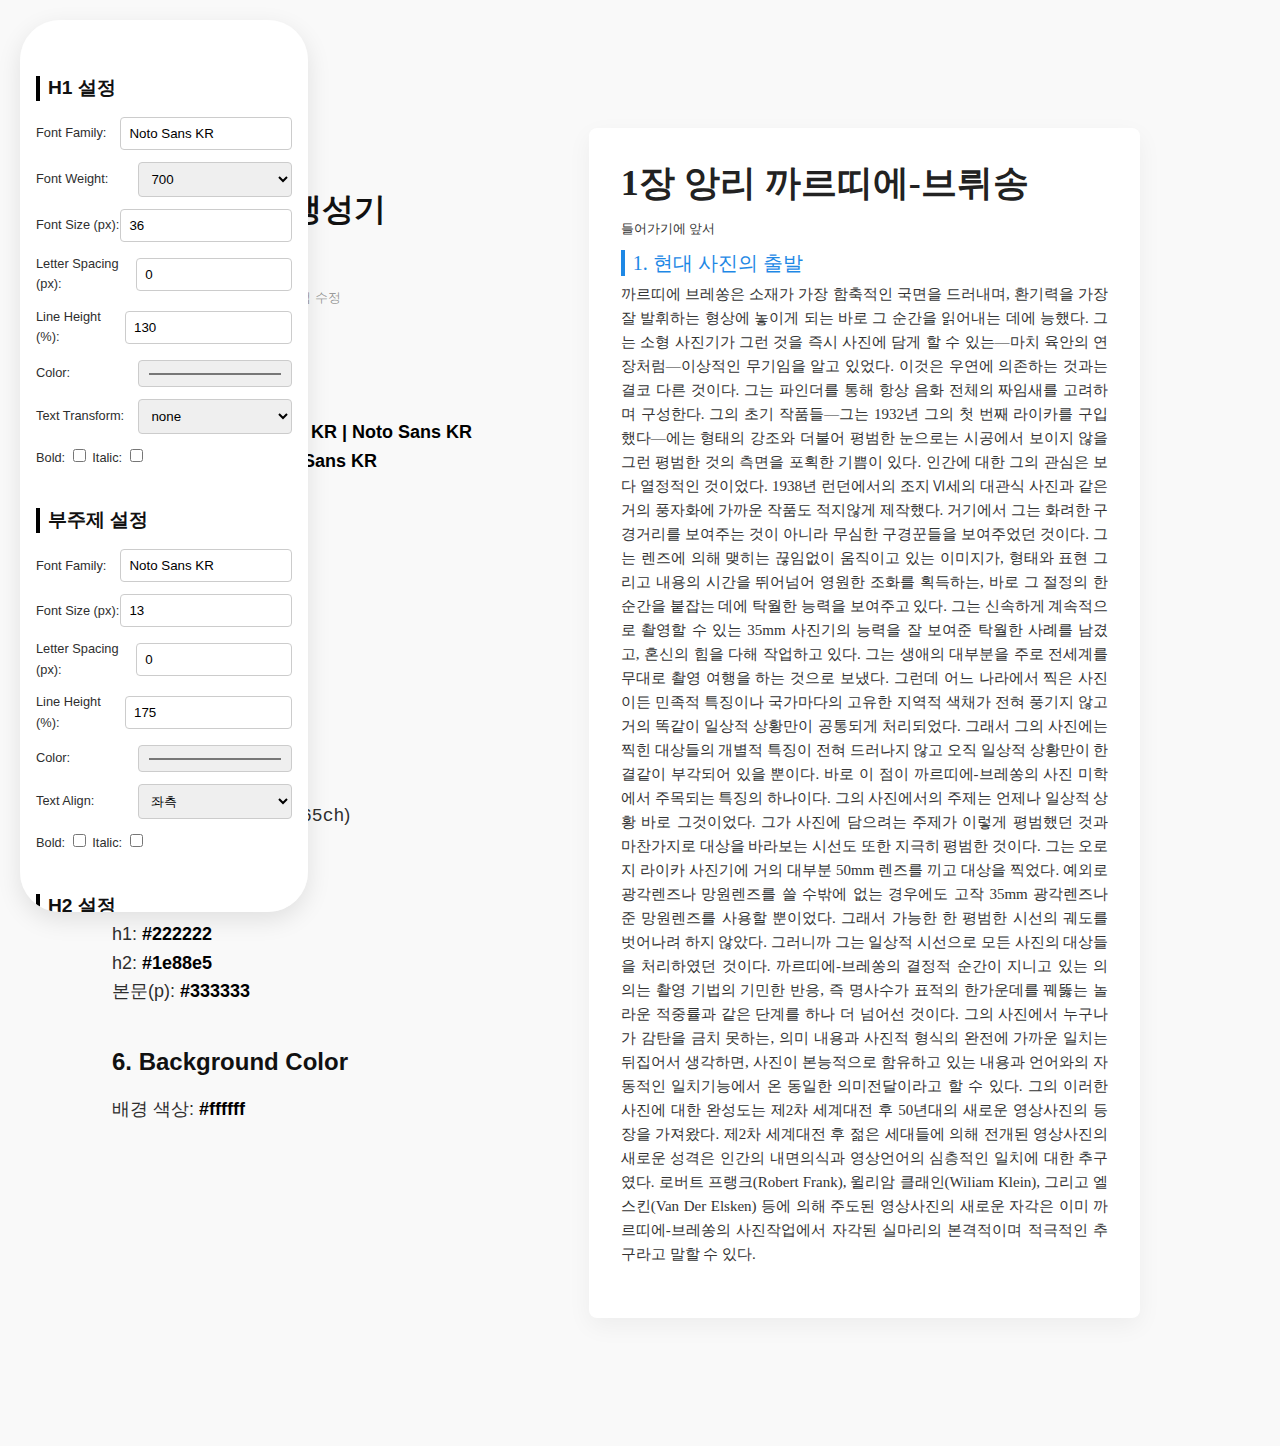
<file: css-comping/index.html>
<!DOCTYPE html>
<html lang="ko">
<head>
  <meta charset="UTF-8">
  <meta name="viewport" content="width=device-width, initial-scale=1.0">
  <title>타이포그래피 콤핑</title>
  <link rel="stylesheet" href="style.css">
</head>
<body>
  <!-- Floating controls -->
  <div class="typography-controls">
    <h2>H1 설정</h2>
    <label>Font Family: <input type="text" id="h1-font" value="Noto Sans KR"></label>
    <label>Font Weight: <select id="h1-font-weight">
      <option value="100">100</option>
      <option value="200">200</option>
      <option value="300">300</option>
      <option value="400">400</option>
      <option value="500">500</option>
      <option value="600">600</option>
      <option value="700" selected>700</option>
      <option value="800">800</option>
      <option value="900">900</option>
    </select></label>
    <label>Font Size (px): <input type="number" id="h1-font-size" value="36" step="0.5"></label>
    <label>Letter Spacing (px): <input type="number" id="h1-letter-spacing" value="0" step="0.1"></label>
    <label>Line Height (%): <input type="number" id="h1-line-height" value="130" step="1"></label>
    <label>Color: <input type="color" id="h1-color" value="#222222"></label>
    <label>Text Transform: <select id="h1-text-transform">
      <option value="none" selected>none</option>
      <option value="uppercase">uppercase</option>
      <option value="lowercase">lowercase</option>
      <option value="capitalize">capitalize</option>
    </select></label>
    <span style="display:inline-block;">Bold: <input type="checkbox" id="h1-bold"></span>
    <span style="display:inline-block;">Italic: <input type="checkbox" id="h1-italic"></span>


    <h2>부주제 설정</h2>
    <label>Font Family: <input type="text" id="p-space-font" value="Noto Sans KR"></label>
    <label>Font Size (px): <input type="number" id="p-space-font-size" value="13" step="0.5"></label>
    <label>Letter Spacing (px): <input type="number" id="p-space-letter-spacing" value="0" step="0.1"></label>
    <label>Line Height (%): <input type="number" id="p-space-line-height" value="175" step="1"></label>
    <label>Color: <input type="color" id="p-space-color" value="#333333"></label>
    <label>Text Align: <select id="p-space-align">
      <option value="left">좌측</option>
      <option value="center">중앙</option>
      <option value="right">우측</option>
    </select></label>
    <span style="display:inline-block;">Bold: <input type="checkbox" id="p-space-bold"></span>
    <span style="display:inline-block;">Italic: <input type="checkbox" id="p-space-italic"></span>


    <h2>H2 설정</h2>
    <label>Font Family: <input type="text" id="h2-font" value="Noto Sans KR"></label>
    <label>Font Weight: <select id="h2-font-weight">
      <option value="100">100</option>
      <option value="200">200</option>
      <option value="300">300</option>
      <option value="400">400</option>
      <option value="500" selected>500</option>
      <option value="600">600</option>
      <option value="700">700</option>
      <option value="800">800</option>
      <option value="900">900</option>
    </select></label>
    <label>Font Size (px): <input type="number" id="h2-font-size" value="20" step="0.5"></label>
    <label>Letter Spacing (px): <input type="number" id="h2-letter-spacing" value="0" step="0.1"></label>
    <label>Line Height (%): <input type="number" id="h2-line-height" value="130" step="1"></label>
    <label>Color: <input type="color" id="h2-color" value="#1e88e5"></label>
    <label>Text Transform: <select id="h2-text-transform">
      <option value="none" selected>none</option>
      <option value="uppercase">uppercase</option>
      <option value="lowercase">lowercase</option>
      <option value="capitalize">capitalize</option>
    </select></label>
    <span style="display:inline-block;">Bold: <input type="checkbox" id="h2-bold"></span>
    <span style="display:inline-block;">Italic: <input type="checkbox" id="h2-italic"></span>
    <span style="display:inline-block;">Border Left: <input type="checkbox" id="h2-border" checked></span>


    <h2>본문 설정</h2>
    <label>Font Family: <input type="text" id="p-font" value="Noto Sans KR"></label>
    <label>Font Size (px): <input type="number" id="p-font-size" value="15" step="0.5"></label>
    <label>Line Height (%): <input type="number" id="p-line-height" value="160" step="1"></label>
    <label>Line Length (ch): <input type="number" id="p-line-length" value="65"></label>
    <label>Color: <input type="color" id="p-color" value="#333333"></label>
    <span style="display:inline-block;">Bold: <input type="checkbox" id="p-bold"></span>
    <span style="display:inline-block;">Italic: <input type="checkbox" id="p-italic"></span>
    <span class="inline-block">Justify: <input type="checkbox" id="p-justify" checked></span>
 

    <h2>배경색 설정</h2>
    <label>Background Color: <input type="color" id="p-bg-color" value="#ffffff"></label>

    <button id="copy-css-btn">CSS 복사</button>
    <button id="toggle-english-btn">영어 전환</button>
    <textarea id="css-output" readonly style="width:100%; height:150px;"></textarea>
  </div>

  <div class="layout">
    <div class="typography-container">
      <!-- summary -->
      <h1>타이포 콤핑 생성기</h1>
      <p class="small">
        [ 이용 방법 ]<br>
        - 좌측 컨트롤에서 수치 조정<br>
        - 본문 더블 클릭 -> 텍스트 직접 수정<br>
        - CSS 복사 버튼 클릭
      </p>
      <h2>1. Font Family</h2>
      <p>폰트 패밀리: <strong id="display-font-family"></strong></p>
      <h2>2. Type Size</h2>
      <p>(본문)활자 크기: <strong id="display-type-size"></strong></p>
      <h2>3. Line Height</h2>
      <p>(본문)줄 간격: <strong id="display-line-height"></strong></p>
      <h2>4. Line Length</h2>
      <p>(본문)글 줄 길이: <strong id="display-line-length"></strong> (<code id="display-line-length-code"></code>)</p>
      <h2>5. Font Color</h2>
      <p>
        h1: <strong id="display-h1-color"></strong><br>
        h2: <strong id="display-h2-color"></strong><br>
        본문(p): <strong id="display-p-color"></strong>
      </p>
      <h2>6. Background Color</h2>
      <p>배경 색상: <strong id="display-bg-color"></strong></p>
    </div>

    <div class="paragraph-container" contenteditable="true">
      <h1 data-i18n-key="chapter1">1장 앙리 까르띠에-브뤼송</h1>
      <p class="space-vertical" data-i18n-key="intro">들어가기에 앞서</p>
      <h2 data-i18n-key="section1">1. 현대 사진의 출발</h2>
      <p data-i18n-key="body1">까르띠에 브레쏭은 소재가 가장 함축적인 국면을 드러내며, 환기력을 가장 잘 발휘하는 형상에 놓이게 되는 바로 그 순간을 읽어내는 데에 능했다. 그는 소형 사진기가 그런 것을 즉시 사진에 담게 할 수 있는—마치 육안의 연장처럼—이상적인 무기임을 알고 있었다. 이것은 우연에 의존하는 것과는 결코 다른 것이다. 그는 파인더를 통해 항상 음화 전체의 짜임새를 고려하며 구성한다. 그의 초기 작품들—그는 1932년 그의 첫 번째 라이카를 구입했다—에는 형태의 강조와 더불어 평범한 눈으로는 시공에서 보이지 않을 그런 평범한 것의 측면을 포획한 기쁨이 있다. 인간에 대한 그의 관심은 보다 열정적인 것이었다. 1938년 런던에서의 조지Ⅵ세의 대관식 사진과 같은 거의 풍자화에 가까운 작품도 적지않게 제작했다. 거기에서 그는 화려한 구경거리를 보여주는 것이 아니라 무심한 구경꾼들을 보여주었던 것이다. 그는 렌즈에 의해 맺히는 끊임없이 움직이고 있는 이미지가, 형태와 표현 그리고 내용의 시간을 뛰어넘어 영원한 조화를 획득하는, 바로 그 절정의 한 순간을 붙잡는 데에 탁월한 능력을 보여주고 있다. 그는 신속하게 계속적으로 촬영할 수 있는 35mm 사진기의 능력을 잘 보여준 탁월한 사례를 남겼고, 혼신의 힘을 다해 작업하고 있다.
        그는 생애의 대부분을 주로 전세계를 무대로 촬영 여행을 하는 것으로 보냈다. 그런데 어느 나라에서 찍은 사진이든 민족적 특징이나 국가마다의 고유한 지역적 색채가 전혀 풍기지 않고 거의 똑같이 일상적 상황만이 공통되게 처리되었다. 그래서 그의 사진에는 찍힌 대상들의 개별적 특징이 전혀 드러나지 않고 오직 일상적 상황만이 한결같이 부각되어 있을 뿐이다. 바로 이 점이 까르띠에-브레쏭의 사진 미학에서 주목되는 특징의 하나이다. 그의 사진에서의 주제는 언제나 일상적 상황 바로 그것이었다.
        그가 사진에 담으려는 주제가 이렇게 평범했던 것과 마찬가지로 대상을 바라보는 시선도 또한 지극히 평범한 것이다. 그는 오로지 라이카 사진기에 거의 대부분 50mm 렌즈를 끼고 대상을 찍었다. 예외로 광각렌즈나 망원렌즈를 쓸 수밖에 없는 경우에도 고작 35mm 광각렌즈나 준 망원렌즈를 사용할 뿐이었다. 그래서 가능한 한 평범한 시선의 궤도를 벗어나려 하지 않았다. 그러니까 그는 일상적 시선으로 모든 사진의 대상들을 처리하였던 것이다.
        까르띠에-브레쏭의 결정적 순간이 지니고 있는 의의는 촬영 기법의 기민한 반응, 즉 명사수가 표적의 한가운데를 꿰뚫는 놀라운 적중률과 같은 단계를 하나 더 넘어선 것이다. 그의 사진에서 누구나가 감탄을 금치 못하는, 의미 내용과 사진적 형식의 완전에 가까운 일치는 뒤집어서 생각하면, 사진이 본능적으로 함유하고 있는 내용과 언어와의 자동적인 일치기능에서 온 동일한 의미전달이라고 할 수 있다.
        그의 이러한 사진에 대한 완성도는 제2차 세계대전 후 50년대의 새로운 영상사진의 등장을 가져왔다. 제2차 세계대전 후 젊은 세대들에 의해 전개된 영상사진의 새로운 성격은 인간의 내면의식과 영상언어의 심층적인 일치에 대한 추구였다. 로버트 프랭크(Robert Frank), 윌리암 클래인(Wiliam Klein), 그리고 엘스킨(Van Der Elsken) 등에 의해 주도된 영상사진의 새로운 자각은 이미 까르띠에-브레쏭의 사진작업에서 자각된 실마리의 본격적이며 적극적인 추구라고 말할 수 있다.</p>
      </div>
  </div>

  <script src="script.js"></script>
</body>
</html>
</file>
<file: css-comping/style.css>
/* ========== 전체 기준 세팅 ========== */
:root {
  --base-font-size: 18px;
  --base-line-height: 1.6;
  --info-color: #2e2e2e;
  --bg-color: #f9f9f9;
  --h1-color: #222;
  --h2-color: #1e88e5;
  --p-color: #333;
  --strong-color: #000;
  --em-color: #c0392b;
}

/* body 기본 */
body {
  margin: 0;
  padding: 4rem 1rem;
  font-family: 'Noto Sans KR', sans-serif;
  font-size: var(--base-font-size);
  line-height: var(--base-line-height);
  color: var(--info-color);
  background-color: var(--bg-color);
  display: flex;
  justify-content: center;
}

/* ========== 1) 고정된 Floating 컨트롤 카드형 ========== */
.typography-controls {
  position: fixed;
  top: 20px;
  left: 20px;
  width: 20%;
  max-height: calc(100vh - 40px);
  overflow-y: auto;
  background-color: #ffffff;
  padding: 1rem;
  border-radius: 40px;
  box-shadow: 0 8px 24px rgba(0, 0, 0, 0.1);
  z-index: 999;
  font-size: 0.8rem;
}

.typography-controls h2 {
  font-size: 1.2rem;
  margin-bottom: 1rem;
  border-left: #000 solid 4px;
  padding-left: 0.5rem;
}

/* ========== 2) 레이아웃 오프셋 ========== */
.layout {
  margin-left: 320px; /* controls 폭 + 여유 */
  display: flex;
  flex-direction: row;
  align-items: flex-start;
  gap: 2rem;
  max-width: 1440px;
  margin: 4rem auto;
  padding: 0 1rem;
}

/* ========== 컨테이너 기본 스타일 ========== */
.typography-container {
  padding: 2.5rem 5rem 5rem 5rem;
  overflow-y: auto;
}

.paragraph-container {
  background-color: #ffffff;
  padding: 2rem;
  border-radius: 8px;
  box-shadow: 0 8px 24px rgba(0, 0, 0, 0.05);
  overflow-y: auto;
}

/* 타이포그래피 컨테이너 너비 */
.typography-container {
  max-width: 30%;
}

/* ========== 웹 정보 컨테이너 스타일링 ========== */
.typography-container h1 {
  font-size: 2rem;
  margin-bottom: 1rem;
}

.typography-container h2 {
  font-size: 1.5rem;
}

.small {
  font-size: 0.8rem;
  color: rgba(0, 0, 0, 0.4);
  font-weight: 500;
  border-left: 3px solid rgba(0, 0, 0, 0.2);
  padding-left: 1rem;
}

/* ========== 텍스트 계층 구조 ========== */
h1, h2, h3 {
  line-height: 1.3;
  font-weight: 700;
  color: #111;
}
h1 {
  font-size: 2.5rem;
  margin-bottom: 2rem;
}
h2 {
  font-size: 1.75rem;
  margin-top: 2.5rem;
  margin-bottom: 1rem;
}
p {
  margin-bottom: 1.25rem;
}

/* ========== 인라인 강조 ========== */
em {
  font-style: italic;
  color: var(--em-color);
}
strong {
  font-weight: bold;
  color: var(--strong-color);
}

/* ========== 본문 문단 컨테이너 텍스트 스타일 ========== */
.paragraph-container h1 {
  font-size: 2.2rem;
  color: var(--h1-color);
}
.paragraph-container h2 {
  font-size: 1.4rem;
  border-left: 4px solid var(--h2-color);
  padding-left: 0.5rem;
  color: var(--h2-color);
}
.paragraph-container p {
  font-size: 1rem;
  line-height: 1.75;
  color: var(--p-color);
  text-align: justify;
}

.paragraph-container h1,
.paragraph-container h2,
.paragraph-container .space-vertical,
.paragraph-container p {
  margin-top: 0 !important;
}


/* ========== 모던 인풋 스타일 ========== */
.typography-controls label {
  display: flex;
  justify-content: space-between;
  align-items: center;
  margin-bottom: 0.75rem;
}
.typography-controls input[type="text"],
.typography-controls input[type="number"],
.typography-controls input[type="color"],
.typography-controls select,
.typography-controls textarea {
  width: 60%;
  padding: 0.5rem;
  border: 1px solid #ccc;
  border-radius: 4px;
  transition: border-color 0.3s, box-shadow 0.3s;
}
.typography-controls input:focus,
.typography-controls select:focus,
.typography-controls textarea:focus {
  outline: none;
  border-color: var(--h2-color);
  box-shadow: 0 0 0 3px rgba(30, 136, 229, 0.3);
}
</file>
